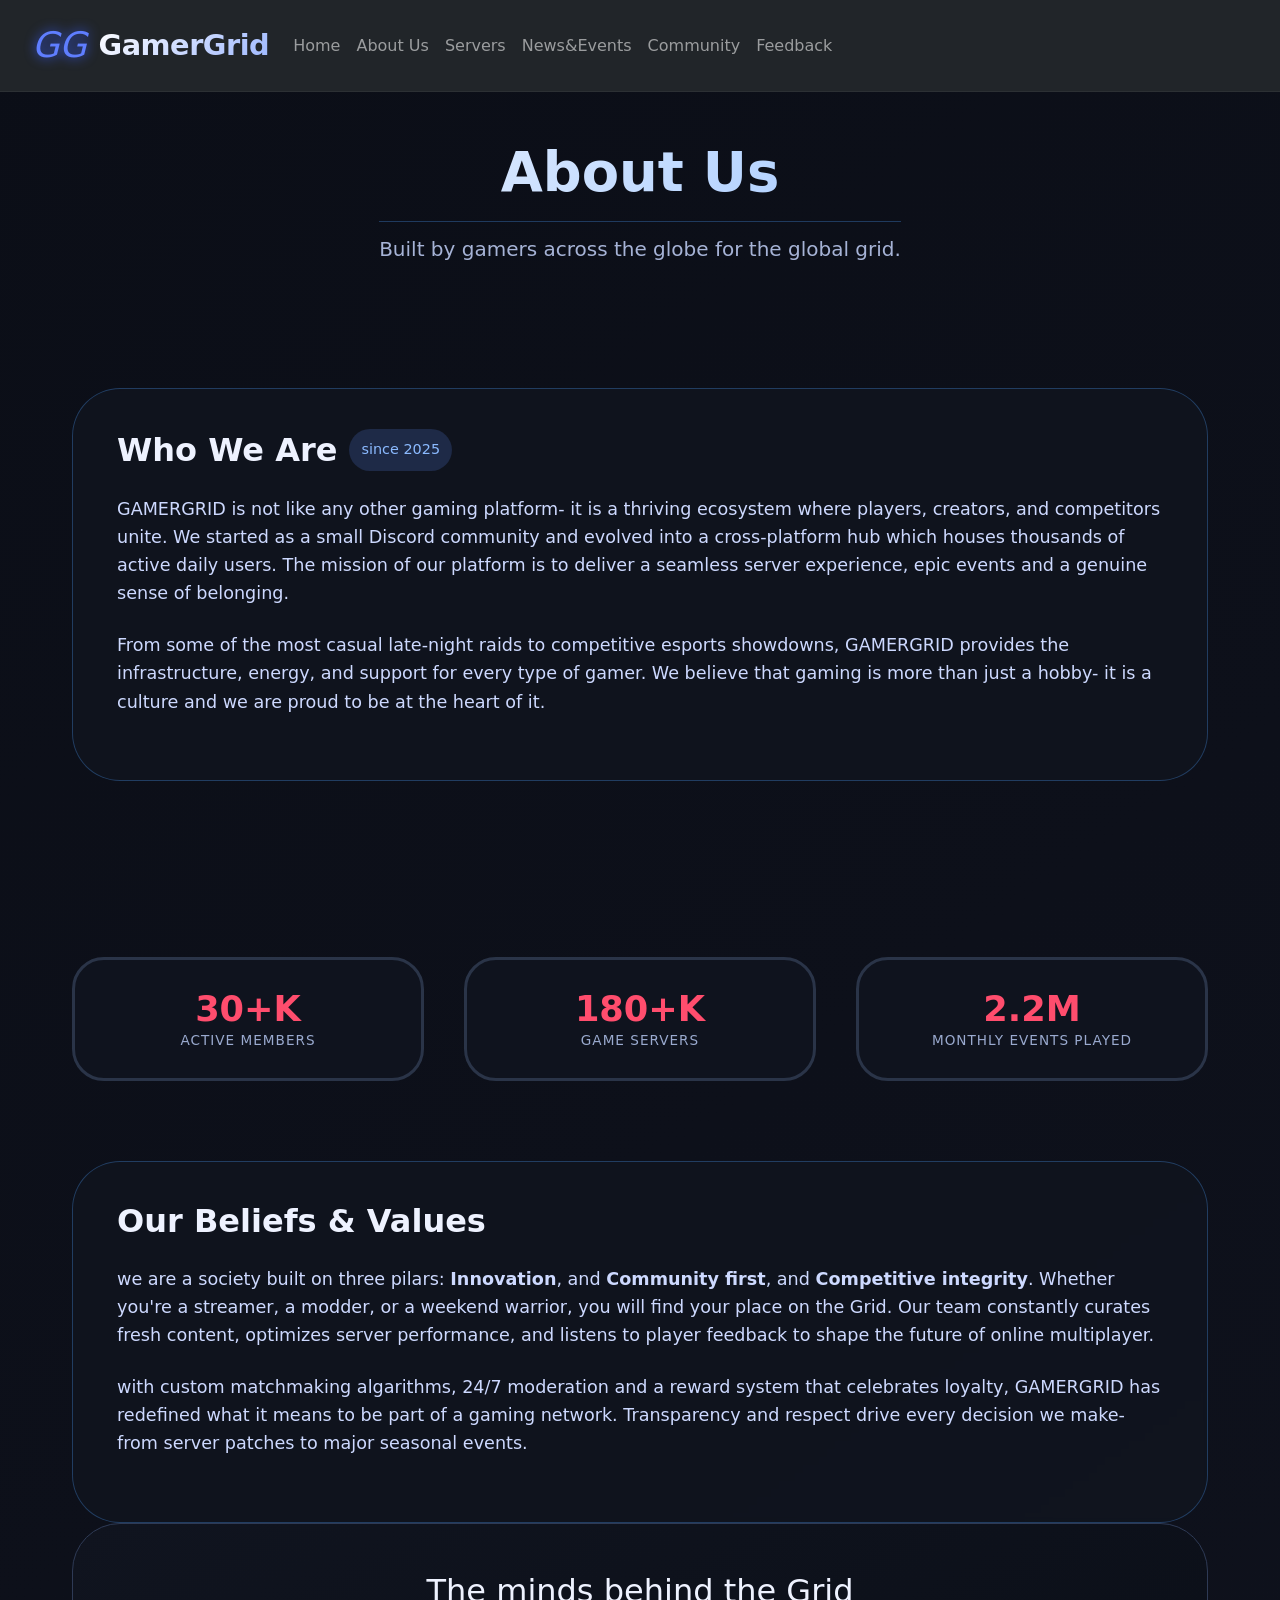
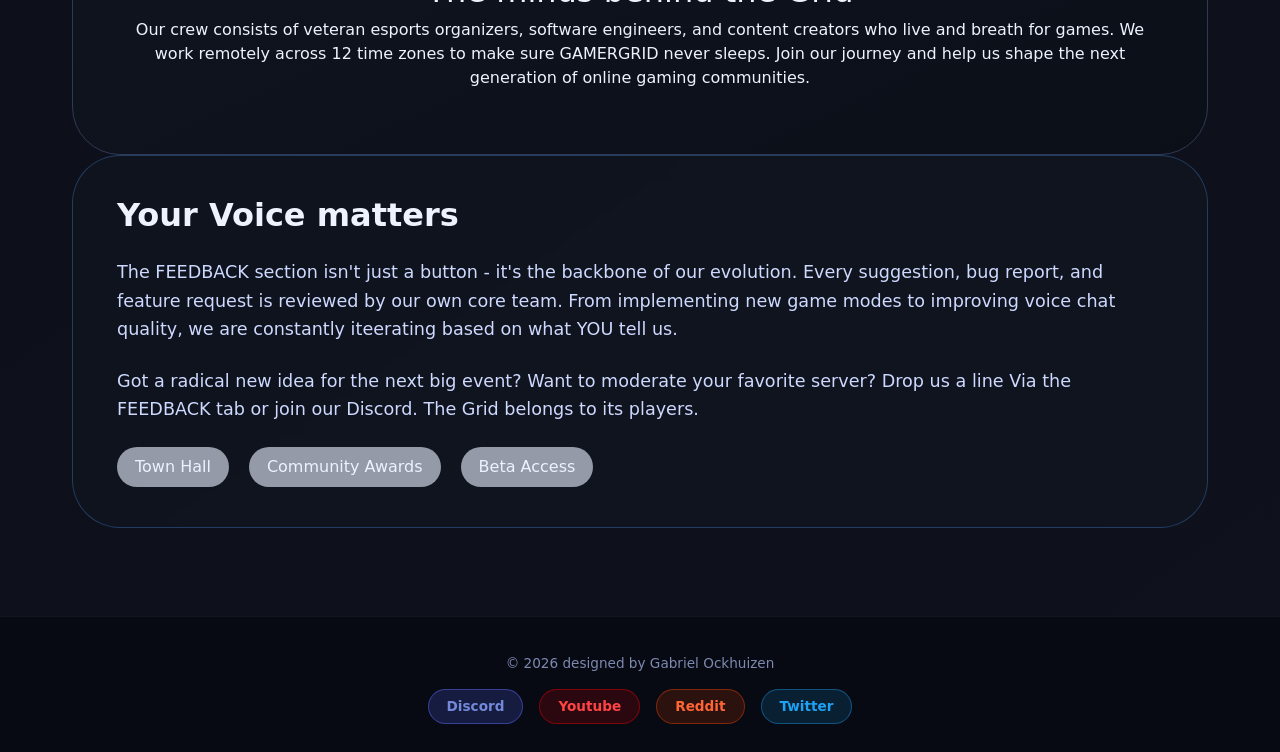
<file: about us.html>
<!DOCTYPE html>
<html lang="en">
<head>
    <meta charset="UTF-8">
    <meta name="viewport" content="width=device-width, initial-scale=1.0">
    <title>About Us</title>

    
    <link href="https://cdn.jsdelivr.net/npm/bootstrap@5.3.0/dist/css/bootstrap.min.css" rel="stylesheet">
    <link rel="stylesheet" href="styles.css">
    <style>
        .about{
            flex: 1;
            padding: 64px 0 80px;
        }

        .about-hero{
            text-align: center;
            margin-bottom: 60px;
        }

        .about-hero h1{
            font-size: 3.4rem;
            font-weight: 800;
            background: linear-gradient(125deg, #ffffff, #8bbaff);
            -webkit-background-clip: text;
            background-clip: text;
            color: transparent;
            margin-bottom: 16px;
            letter-spacing: normal;
        }

        .about-hero .tagline {
            font-size: 1.25rem;
            color:#a6b3d6;
            max-width: 650px;
            margin: 0 auto;
            border-top: 1px solid rgba(78, 159, 255, 0.3);
            display: inline-block;
            padding-top: 12px;
        }

         .about-grid {
            display: flex;
            flex-direction: column;
            gap: 64px;
         }

         .story-card {
            background: rgba(18, 22, 32, 0.7);
            backdrop-filter: blur(2px);
            border-radius: 48px;
            padding: 40px 44px;
            border: 1px solid rgba(78, 159, 255, 0.3);
            transition: all 0.25s;
            box-shadow: rgba(0, 0, 0, 0.4);
         }

         .story-card:hover{
            border-color: rgba(78, 159, 255, 0.6);
            background: rgba(22, 27, 40, 0.8);
         }

        .story-card h2{
            font-size: 2rem;
            font-weight: 700;
            margin-bottom: 24px;
            display: flex;
            align-items: center;
            gap: 12px;
        }

        .story-card h2 span {
            background: #1e2a47;
            padding: 12px;
            border-radius: 40px;
            font-size: 0.9rem;
            font-weight: 500;
            color: #8bbaff;
        }

        .story-card p{
            font-size: 1.1rem;
            color: #cdd9ff;
            margin-bottom: 24px;
            line-height: 1.6;
        }

        .highlight-stats {
            display: flex;
            flex-wrap: wrap;
            gap: 40px;
            margin-top: 32px;
            justify-content: space-between;
        }

        .stat-item {
            background: #0f131e;
            border-radius: 32px;
            padding: 28px;
            text-align: center;
            flex: 1;
            min-width: 120px;
            border: solid #2a3448;
        }

        .stat-number {
            font-size: 2.2rem;
            font-weight: 800;
            color: #ff4d6d;
            line-height: 1.2;
        }

        .stat-label {
            font-size: 0.85rem;
            text-transform: uppercase;
            letter-spacing: 1px;
            color: #9aaacf;
        }

        .team-spirit {
            background: linear-gradient(155deg, #10141f, #0b0f18);
            border-radius: 48px;
            padding: 48px 44px;
            text-align: center;
            border: 1px solid #2e3a55;
        }
        .team-spirit h3 {
            font-size: 1.9rem;
            margin-bottom: 16px;
        }

        .bottom-outline {
            display: inline-block;
            margin-top: 24px;
            padding: 32px;
            background: transparent;
            border: 2px solid #4e9fff;
            border-radius: 40px;
            font-weight: 700;
            color: #4e9fff;
            text-decoration: none;
            transition: 0.2s;
        }

        .button-outline:hover {
            background: #4e9fff;
            color: #0a0c12;
            box-shadow: 0 5px 12px rgba(78, 159, 255, 0.3);
        }

    </style>
       
</head>
<body>
    <header>
        <nav class="navbar navbar-expand-lg navbar-dark bg-dark">
            <div class="container">
                <div class="logo-area">
                    <i class="fas fa-gamepad logo-icon">GG</i>
                    <span class="logo-text">GamerGrid</span>
                </div>

                <a class="navbar-brand" href="index.html"></a>

                <buttton class="navbar-toggler" type="button" data-bs-toggle="collapse" data-bs-target="#navbarNav">
                    <span class="navbar-toggler-icon"></span>
                </buttton>

                <div class="collapse navbar-collapse" id="navbarNav">
                    <ul class="navbar-nav">
                        <li class="navbar-nav">
                            <a class="nav-link" href="index.html">Home</a>
                        </li>

                        <li class="navbar-nav">
                            <a class="nav-link" href="about us.html">About Us</a>
                        </li>

                        <li class="navbar-nav">
                            <a class="nav-link" href="servers.html">Servers</a>
                        </li>

                        <li class="navbar-nav">
                            <a class="nav-link" href="news&events.html">News&Events</a>
                        </li>

                        <li class="navbar-nav">
                            <a class="nav-link" href="community.html">Community</a>
                        </li>

                        <li class="navbar-nav">
                            <a class="nav-link" href="feedback.html">Feedback</a>
                        </li>
                    </ul>
                </div>

            </div>
        </nav>
    </header>
  <main>
    <div class="main-content">
    <main class="about-main">
        <div class="container">

            <div class="about-hero">
                <h1>About Us</h1>
                <div class="tagline">Built by gamers across the globe for the global grid.</div>
            </div>
        </div>

        <div class="about gamer-grid">

            <div class="story-card">
                <h2>Who We Are <span>since 2025</span></h2>
                <p>GAMERGRID is not like any other gaming platform- it is a thriving ecosystem where players,
                   creators, and competitors unite.
                   We started as a small Discord community and evolved into a cross-platform hub which houses
                   thousands of active daily users.
                   The mission of our platform is  to deliver a seamless server experience,
                   epic events and a genuine sense of belonging.
                </p>
                
                <p>From some of the most casual late-night raids to competitive esports showdowns,
                   GAMERGRID provides the infrastructure,
                   energy, and support for every type of gamer.
                   We believe that gaming is more than just a hobby- it is a culture
                   and we are proud to be at the heart of it.
                </p>
                </p>
            </div>
        </div>

        <div class="about gamer-grid">
            <div class="highlight-stats">
                <div class="stat-item">
                    <div class="stat-number">30+K</div>
                    <div class="stat-label">Active members</div>
                </div>
                 <div class="stat-item">
                    <div class="stat-number">180+K</div>
                    <div class="stat-label">Game servers</div>
                </div>
                 <div class="stat-item">
                    <div class="stat-number">2.2M</div>
                    <div class="stat-label">Monthly events played</div>
                </div>
            </div>
        </div>

        <div class="story-card">
            <h2>Our Beliefs & Values</h2>
            <p>we are a society built on three pilars:
                <strong class="highlight">Innovation</strong>, and
                <strong class="highlight">Community first</strong>, and
                <strong class="highlight">Competitive integrity</strong>.
                Whether you're a streamer, a modder, or a weekend warrior, you will find your place on the Grid.
                Our team constantly curates fresh content, optimizes server performance, and listens to player
                feedback to shape the future of online multiplayer.
            </p>
            <p>with custom matchmaking algarithms, 24/7 moderation and a reward system that celebrates loyalty,
               GAMERGRID has redefined what it means to be part of a gaming network.
               Transparency and respect drive every decision we make-from server patches to major seasonal events.
            </p>
        </div>

        <div class="team-spirit">
            <h2>The minds behind the Grid</h2>
            <p>Our crew consists of veteran esports organizers,
               software engineers, and content creators who live and breath for games.
               We work remotely across 12 time zones to make sure GAMERGRID never sleeps.
               Join our journey and help us shape the next generation of online gaming communities. 
            </p>
        </div>

        <div class="story-card">
            <h2>Your Voice matters</h2>
            <p>The FEEDBACK section isn't just a button - it's the backbone of our evolution.
               Every suggestion, bug report, and feature request is reviewed by our own core team.
               From implementing new game modes to improving voice chat quality,
               we are constantly iteerating based on what YOU tell us.
            </p>
            <p>Got a radical new idea for the next big event? Want to moderate your favorite server?
               Drop us a line Via the FEEDBACK tab or join our Discord. The Grid belongs to its players.
            </p>

            <div style="display: flex; gap: 20px; flex-wrap: wrap; margin-top: 10px;">
                <span style="background: #949aa8; padding: 8px 18px; border-radius: 40px;">Town Hall</span>
                <span style="background: #949aa8; padding: 8px 18px; border-radius: 40px;">Community Awards</span>
                <span style="background: #949aa8; padding: 8px 18px; border-radius: 40px;">Beta Access</span>
            </div>
        </div>
    </main>
    </div>
  </main>

    <footer>
         <div class="footer-content">
            <p>&copy; 2026 designed by Gabriel Ockhuizen</p>
            <div class="footer-socials">
                <a href="https://discord.com" target="_blank" class="social-link discord">Discord</a>
                <a href="https://discord.com" target="_blank" class="social-link youtube">Youtube</a>
                <a href="https://discord.com" target="_blank" class="social-link reddit">Reddit</a>
                <a href="https://discord.com" target="_blank" class="social-link twitter">Twitter</a>
            </div>
        </div>
    </footer>
     <script src="https://cdn.jsdelivr.net/npm/@popperjs/core@2.11.6/dist/umd/popper.min.js"></script>
    <script src="https://cdn.jsdelivr.net/npm/bootstrap@5.3.0/dist/js/bootstrap.min.js"></script> 
</body>
</html>
</file>
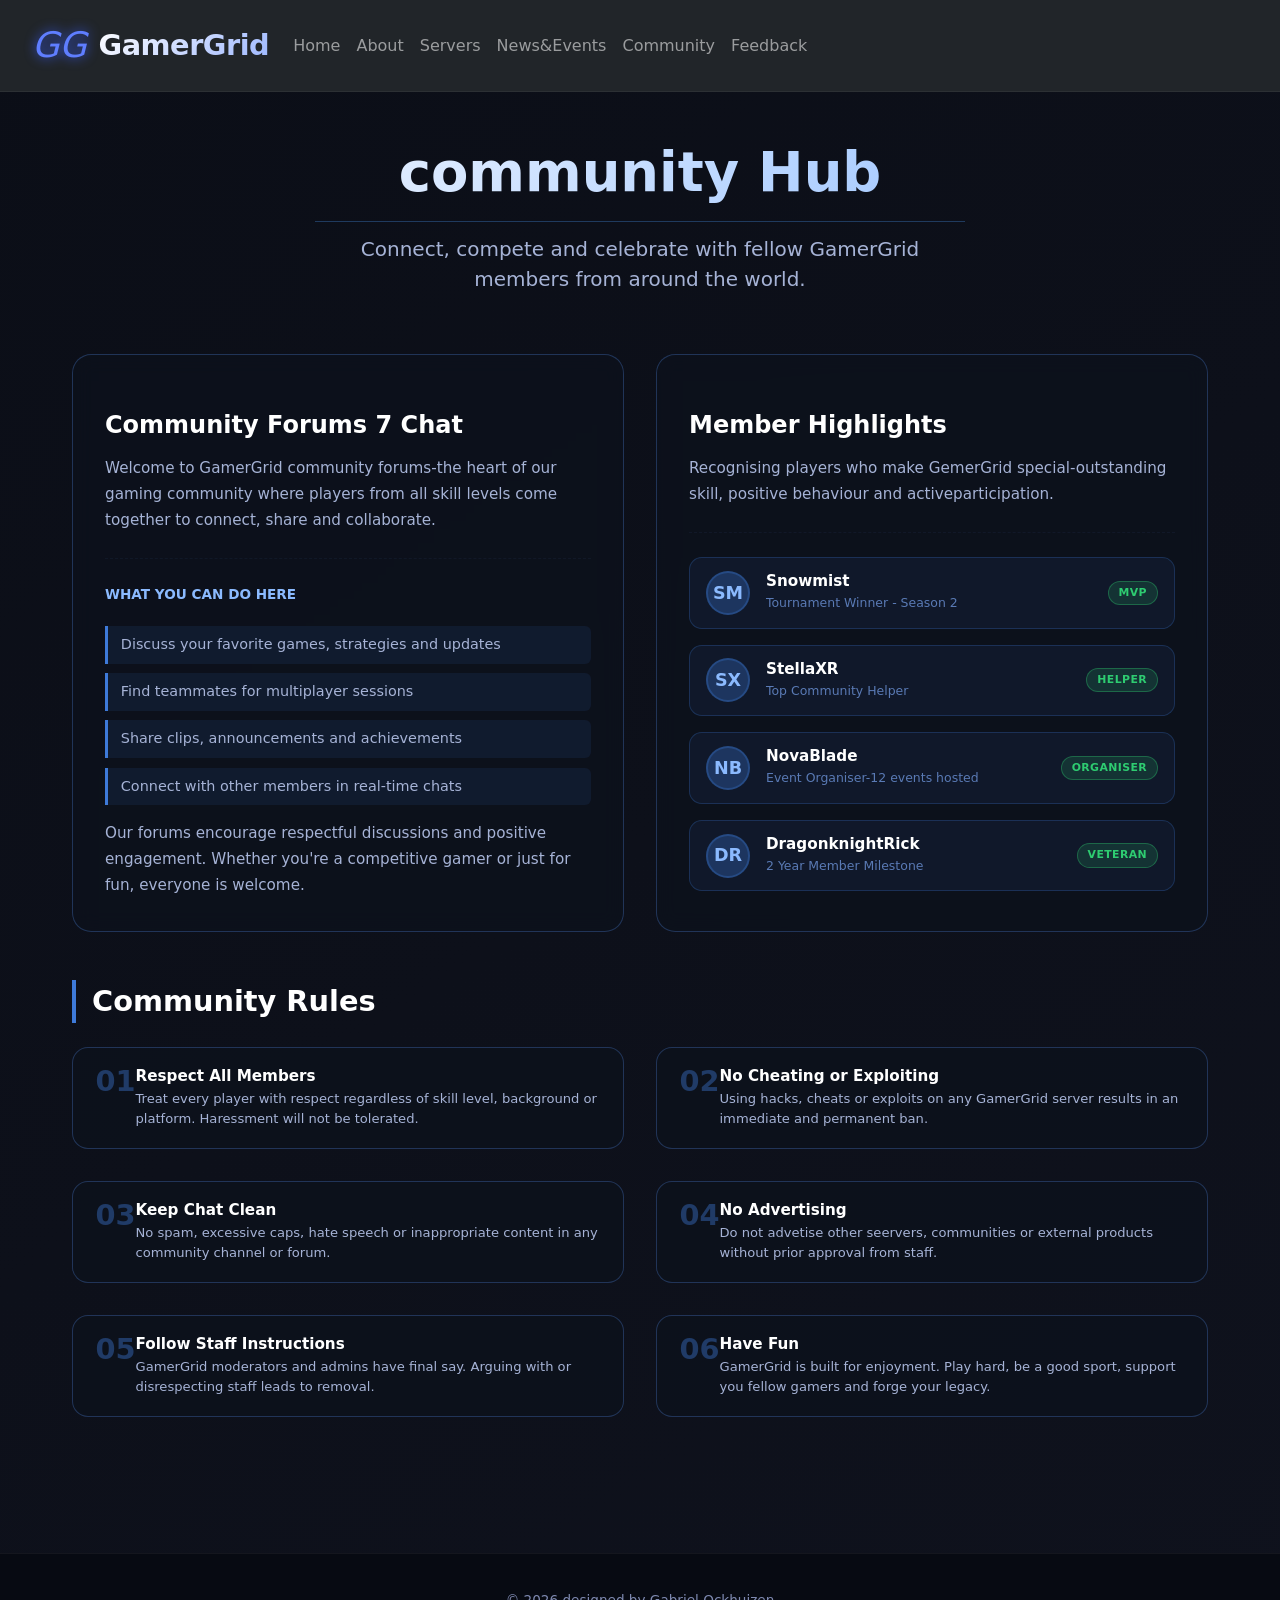
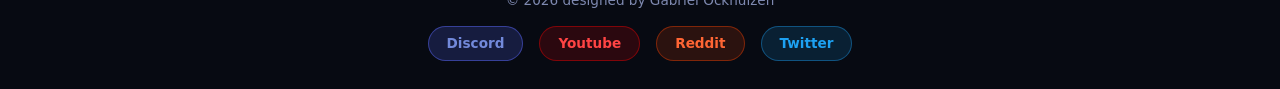
<file: community.html>
<!DOCTYPE html>
<html lang="en">
<head>
    <meta charset="UTF-8">
    <meta name="viewport" content="width=device-width, initial-scale=1.0">
    <title>Community</title>

    <link href="https://cdn.jsdelivr.net/npm/bootstrap@5.3.0/dist/css/bootstrap.min.css" rel="stylesheet">
    <link rel="stylesheet" href="styles.css">



      <style>
         h1 {
            font-size: 3.4rem;
            font-weight: 800;
            background: linear-gradient(125deg, #ffffff, #8bbaff);
            -webkit-background-clip: text;
            background-clip: text;
            color: transparent;
            margin-bottom: 16px;
            letter-spacing: normal;
         }

         .page-headline {
            text-align: center;
            margin-bottom: 60px;
         }

         .page-headline p {
            font-size: 1.25rem;
            color: #a6b3d6;
            max-width: 650px;
            margin: 0 auto;
            border-top: 1px solid rgba(78, 159, 255, 0.3);
            display: inline-block;
            padding-top: 12px;
         }

         .section-label {
            font-size: 1.8rem;
            font-weight: 700;
            color: #ffffff;
            margin-bottom: 1.5rem;
            padding-left: 1rem;
            border-left: 4px solid #3e7ad9;
         }

         .two-column {
            display: grid;
            grid-template-columns: 1fr 1fr;
            gap: 2rem;
            margin-bottom: 3rem;
         }

         .community-card {
            background: rgba(12, 18, 28, 0.75);
            backdrop-filter: blur(10px);
            border-radius: 1.2rem;
            border: 1px solid rgba(72, 120, 200, 0.35);
            padding: 2rem;
            transition: transform 0.25s ease, box-shadow 0.25s;
            display: flex;
            flex-direction: column;
            gap: 1rem;
         }

         .community-card:hover {
            transform: translateY(-6px);
            border-color: rgba(100, 160, 255, 0.7);
            box-shadow: 0 25px 35px -12px rgba(0, 30, 70, 0.6);
         }

         .card-icon {
            font-size: 2.5rem;
            margin-bottom: 0.5rem;
         }

         .community-card h2 {
            font-size: 1.5rem;
            font-weight: 700;
            color: #ffffff;
            text-align: left;
            margin: 0;
         }

         .community-card p {
            font-size: 0.95rem;
            color: #a6b3d6;
            line-height: 1.7;
            margin: 0;
         }

         .community-card ul {
            list-style: none;
            padding: 0;
            margin: 0;
            display: flex;
            flex-direction: column;
            gap: 0.6rem;
         }

         .community-card ul li {
            font-size: 0.9rem;
            color: #a6b3d6;
            padding: 0.5rem 0.8rem;
            background: rgba(62, 122, 217, 0.1);
            border-left: 3px solid #3e7ad9;
            border-radius: 0 6px 6px 0;
         }

         .card-divider {
            border: none;
            border-top: 1px dashed rgba(100, 148, 237, 0.25);
            margin: 0.5rem 0;
         }

         .highlight-card {
            background: rgba(62, 122, 217, 0.08);
            border: 1px solid rgba(62, 122,217, 0.25);
            border-radius: 0.8rem;
            padding: 0.8rem 1rem;
            display: flex;
            align-items: center;
            gap: 1rem;
         }

         .member-avatar {
            width: 44px;
            height: 44px;
            border-radius: 50%;
            background: rgba(62, 122, 217, 0.3);
            border: 2px solid rgba(62, 122, 217, 0.3);
            display: flex;
            align-items: center;
            justify-content: center;
            font-size: 1.1rem;
            font-weight: 800;
            color: #8bbaff;
            flex-shrink: 0;
         }

         .member-info h4 {
            font-size: 0.95rem;
            font-weight: 700;
            color: #ffffff;
            margin: 0 0 2px 0;
         }

         .member-info p {
            font-size: 0.78rem;
            color: #5a7ab5;
            margin: 0;
         }

         .member-badge {
            margin-left: auto;
            background:rgba(46, 204, 113, 0.15);
            border: 1px solid rgba(46, 204, 113, 0.35);
            color: #2ecc71;
            font-size: 0.68rem;
            font-weight: 700;
            padding: 3px 10px;
            border-radius: 20px;
            text-transform: uppercase;
            letter-spacing: 0.4px;
            flex-shrink: 0;
         }

         .rules-grid {
            display: grid;
            grid-template-columns: 1fr 1fr;
            gap: 2rem;
            margin-bottom: 3rem;
         }

         .rule-item {
             background: rgba(12, 18, 28, 0.75);
            border: 1px solid rgba(72, 120, 200, 0.35);
            border-radius: 1rem;
            padding: 1.2rem 1.4rem;
            display: flex;
            align-items: flex-start;
            transition: transform 0.2s ease;
         }

         .rule-item:hover {
            transform: translateY(-4px);
            border-color: rgba(100, 160, 255, 0.6);
         }

         .rule-number {
            font-size: 1.8rem;
            font-weight: 800;
            color: rgba(62, 122, 217, 0.4);
            line-height: 1;
            flex-shrink: 0;
            min-width: 36px;
         }

         .rule-text h4 {
            font-size: 0.95rem;
            font-weight: 700;
            color: #ffffff;
            margin: 0 0 4px 0;
         }

         .rule-text p {
            font-size: 0.82rem;
            color: #a6b3d6;
            margin: 0;
            line-height: 1.5;
         }

        
      </style>
</head>
<body>
    <header>
    <nav class="navbar navbar-expand-lg navbar-dark bg-dark"> 

        <div class="container"> 
            <div class="logo-area">
               <i class="fas fa-gamepad logo-icon">GG</i>
               <span class="logo-text">GamerGrid</span>
            </div>

            <a class="navbar-brand" href="index.html"></a> 

            <button class="navbar-toggler" type="button" data-bs-toggle="collapse" data-bs-target="#navbarNav"> 

                <span class="navbar-toggler-icon"></span> 

            </button> 

            <div class="collapse navbar-collapse" id="navbarNav"> 

                <ul class="navbar-nav"> 

                    <li class="nav-item"> 

                        <a class="nav-link" href="index.html">Home</a> 

                    </li> 

                    <li class="nav-item"> 

                        <a class="nav-link" href="about us.html">About</a> 

                    </li> 

                    <li class="nav-item"> 

                        <a class="nav-link" href="servers.html">Servers</a> 

                    </li> 

                    
                    <li class="nav-item"> 

                        <a class="nav-link" href="news&events.html">News&Events</a> 

                    </li> 

                    <li class="nav-item">

                        <a class="nav-link" href="community.html">Community</a>
                        
                    </li>

                    
                    <li class="nav-item"> 

                        <a class="nav-link" href="feedback.html">Feedback</a> 

                    </li> 


                </ul> 

            </div> 

        </div> 

      </nav>  
        
    </nav>
    </header>

    <main>
        <div class="main-content">
            <div class="page-headline">
                <h1>community Hub</h1>
                <p>Connect, compete and celebrate with fellow GamerGrid members from around the world.</p>
            </div>
            <div class="two-column">
               <div class="community-card">
                <div class="card-icon"></div>
                <h2>Community Forums 7 Chat</h2>
                <p>
                    Welcome to GamerGrid community forums-the heart of our gaming community
                    where players from all skill levels come together to connect, share and collaborate.
                </p>
                <hr class="card-divider">
                <p style="font-size: 0.85rem; font-weight: 700; color: #8bbaff; margin-bottom: 0.25rem">WHAT YOU CAN DO HERE</p>
                <ul>
                    <li>Discuss your favorite games, strategies and updates</li>
                    <li>Find teammates for multiplayer sessions</li>
                    <li>Share clips, announcements and achievements</li>
                    <li>Connect with other members in real-time chats</li>
                </ul>
                <p>Our forums encourage respectful discussions and positive engagement.
                   Whether you're a competitive gamer or just for fun, everyone is welcome.
                </p>
               </div>

               <div class="community-card">
                <div class="card-icon"></div>
                    <h2>Member Highlights</h2>
                    <P>
                        Recognising players who make GemerGrid special-outstanding skill, 
                        positive behaviour and activeparticipation.
                    </P>
                    <hr class="card-divider">
                    <div class="highlight-card">
                        <div class="member-avatar">SM</div>
                        <div class="member-info">
                            <h4>Snowmist</h4>
                            <p>Tournament Winner - Season 2</p>
                        </div>
                        <span class="member-badge">MVP</span>
                    </div>

                    <div class="highlight-card">
                        <div class="member-avatar">SX</div>
                        <div class="member-info">
                        <h4>StellaXR</h4>
                        <p>Top Community Helper</p>
                    </div>
                    <span class="member-badge">Helper</span>
                </div>

                <div class="highlight-card">
                    <div class="member-avatar">NB</div>
                    <div class="member-info">
                        <h4>NovaBlade</h4>
                        <p>Event Organiser-12 events hosted</p>
                    </div>
                    <span class="member-badge">Organiser</span>
                </div>

                <div class="highlight-card">
                    <div class="member-avatar">DR</div>
                    <div class="member-info">
                        <h4>DragonknightRick</h4>
                        <p>2 Year Member Milestone</p>
                    </div>
                    <span class="member-badge">Veteran</span>
                </div>
               </div>
            </div>
        

            <div class="section-label">Community Rules</div>
            <div class="rules-grid">

                <div class="rule-item">
                    <div class="rule-number">01</div>
                    <div class="rule-text">
                        <h4>Respect All Members</h4>
                        <p>Treat every player with respect regardless of skill level, background or platform. Haressment will not be tolerated.</p>
                    </div>
                </div>

            
                    <div class="rule-item">
                        <div class="rule-number">02</div>
                        <div class="rule-text">
                            <h4>No Cheating or Exploiting</h4>
                            <p>Using hacks, cheats or exploits on any GamerGrid server results in an immediate and permanent ban.</p>
                        </div>
                    </div>
            

                    <div class="rule-item">
                        <div class="rule-number">03</div>
                        <div class="rule-text">
                            <h4>Keep Chat Clean</h4>
                            <p>No spam, excessive caps, hate speech or inappropriate content in any community channel or forum.</p>
                        </div>
                    </div>

                    <div class="rule-item">
                        <div class="rule-number">04</div>
                        <div class="rule-text">
                            <h4>No Advertising</h4>
                            <p>Do not advetise other seervers, communities or external products without prior approval from staff.</p>
                        </div>
                    </div>

                    <div class="rule-item">
                        <div class="rule-number">05</div>
                        <div class="rule-text">
                            <h4>Follow Staff Instructions</h4>
                            <p>GamerGrid moderators and admins have final say. Arguing with or disrespecting staff leads to removal.</p>
                        </div>
                    </div>

                    <div class="rule-item">
                        <div class="rule-number">06</div>
                        <div class="rule-text">
                            <h4>Have Fun</h4>
                            <p>GamerGrid is built for enjoyment. Play hard, be a good sport, support you fellow gamers and forge your legacy.</p>
                        </div>
                    </div>
                </div>
            </div>
        </div>
    </main>

    
    


    <footer>
         <div class="footer-content">
            <p>&copy; 2026 designed by Gabriel Ockhuizen</p>
            <div class="footer-socials">
                <a href="https://discord.com" target="_blank" class="social-link discord">Discord</a>
                <a href="https://discord.com" target="_blank" class="social-link youtube">Youtube</a>
                <a href="https://discord.com" target="_blank" class="social-link reddit">Reddit</a>
                <a href="https://discord.com" target="_blank" class="social-link twitter">Twitter</a>
            </div>
        </div>
    </footer>

    
     <script src="https://cdn.jsdelivr.net/npm/@popperjs/core@2.11.6/dist/umd/popper.min.js"></script>
    <script src="https://cdn.jsdelivr.net/npm/bootstrap@5.3.0/dist/js/bootstrap.min.js"></script> 
</body>
</html>
</file>
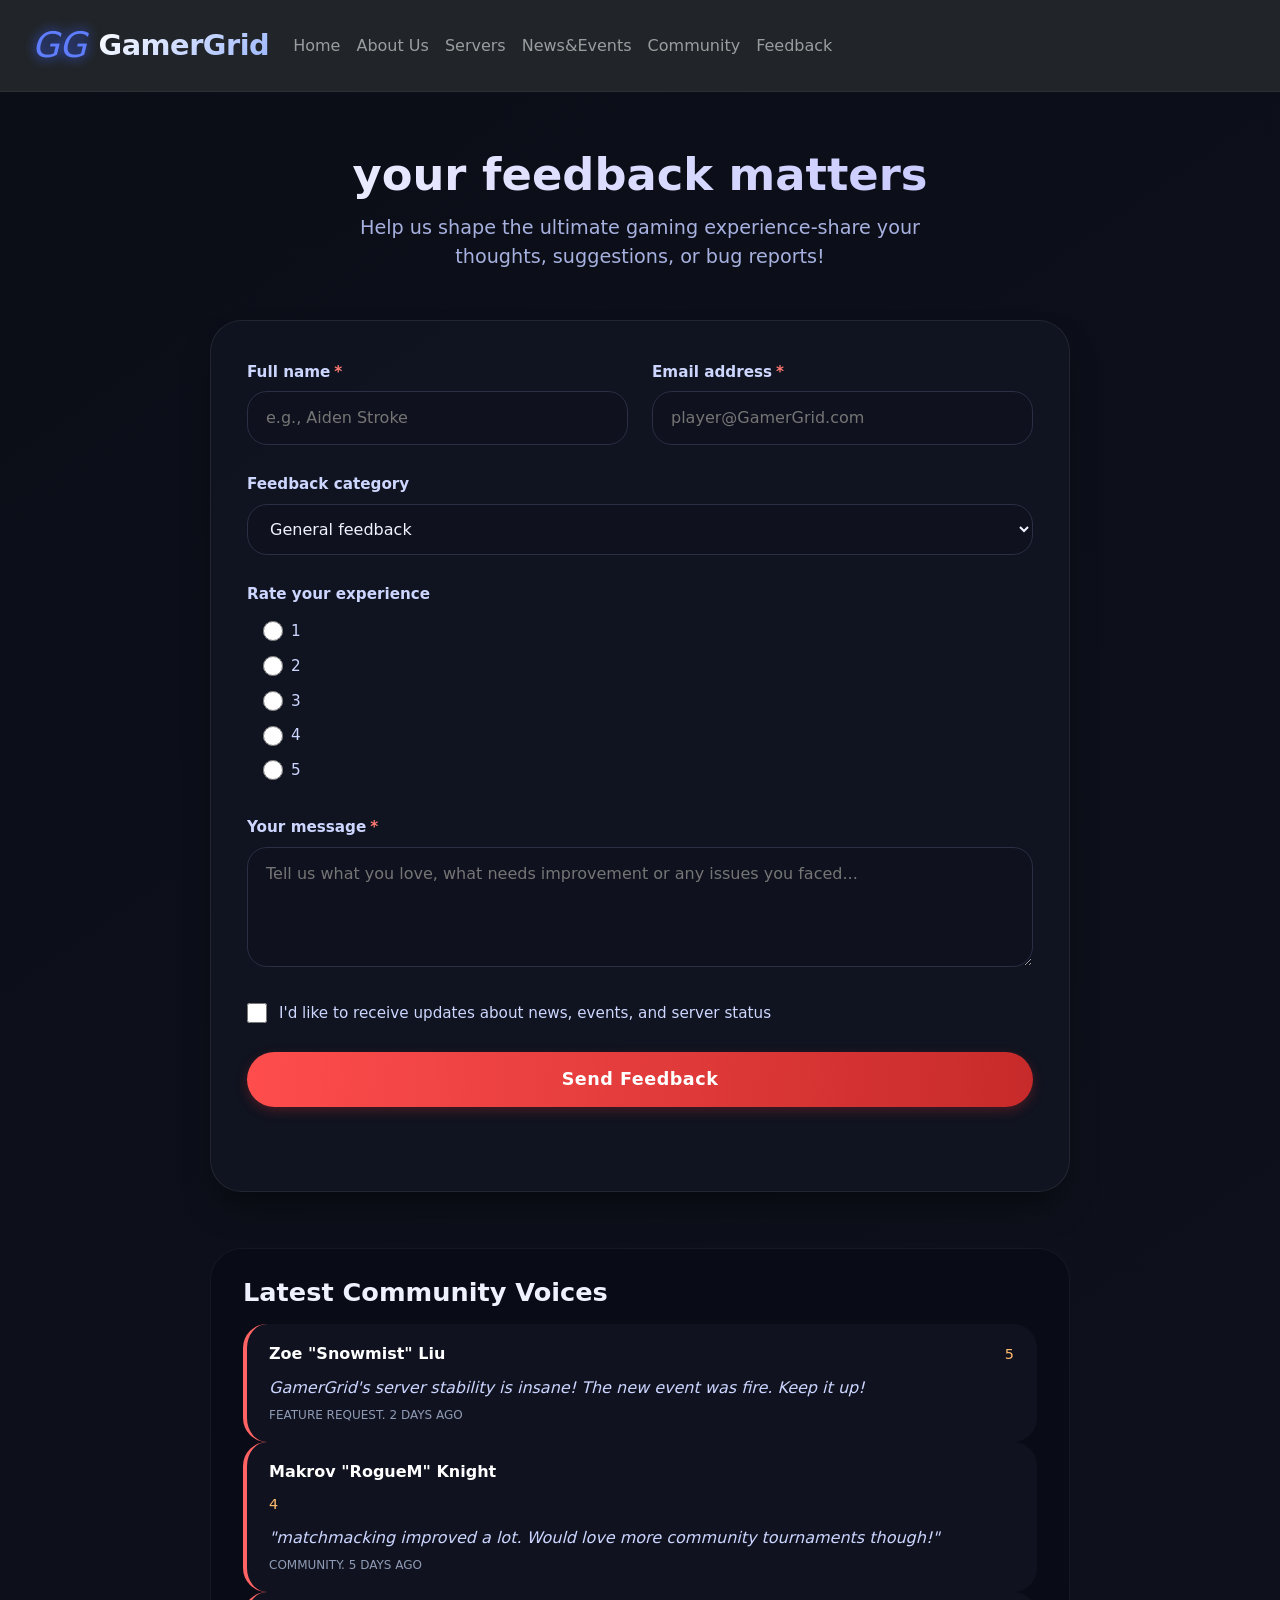
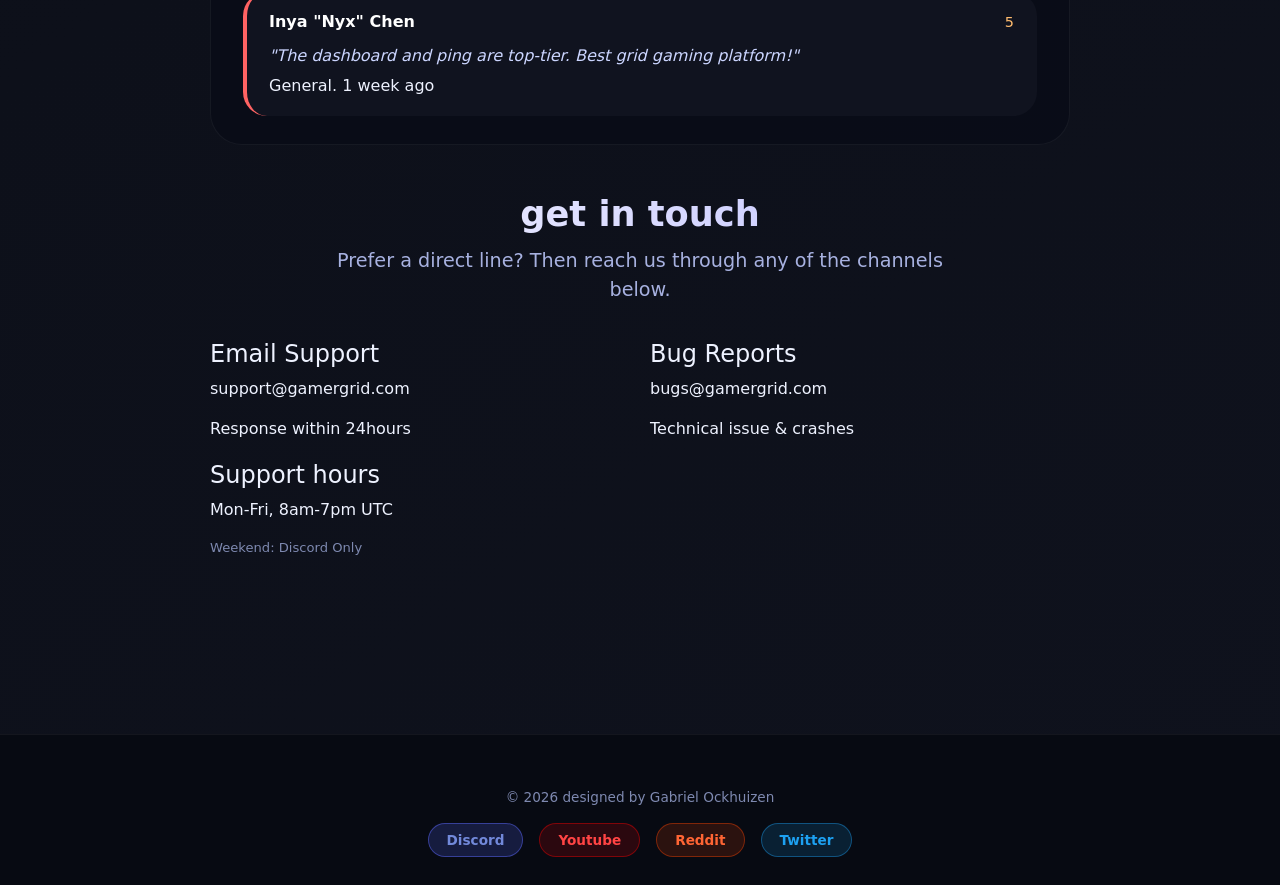
<file: feedback.html>
<!DOCTYPE html>
<html lang="en">
<head>
  <meta charset="UTF-8">
  <meta name="viewport" content="width=device-width, initial-scale=1.0">
  <title>Feedback</title>
   
  <link href="https://cdn.jsdelivr.net/npm/bootstrap@5.3.0/dist/css/bootstrap.min.css" rel="stylesheet">
  <link rel="stylesheet" href="styles.css">
  


   <style>
    * {
      margin: 0;
      padding: 0;
      box-sizing: border-box;
    }

    body {
      background: linear-gradient(145deg, #0b0e17 0%, #0f121d 100%);
      font-family: 'Inter', system-ui, -apple-system, 'Segoe UI', Roboto, 'Helvetica Neue', sans-serif;
      color: #eef2ff;
      line-height: 1.5;
      min-height: 100vh;
      display: flex;
      flex-direction: column;
    }

    
    .container {
      max-width: 1280px;
      margin: 0 auto;
      padding: 0 32px;
    }

    
    .site-header {
      padding: 20px 0 16px;
      border-bottom: 1px solid rgba(255, 255, 255, 0.08);
      background: rgba(8, 13, 27, 0.7);
      backdrop-filter: blur(8px);
      position: sticky;
      top: 0;
      z-index: 10;
    }

    .navbar {
      display: flex;
      align-items: center;
      justify-content: space-between;
      flex-wrap: wrap;
      gap: 20px;
    }


    .nav-links {
      display: flex;
      flex-wrap: wrap;
      gap: 28px;
      list-style: none;
    }

    .nav-links a {
      text-decoration: none;
      font-weight: 500;
      color: #cfd9ff;
      transition: all 0.2s ease;
      font-size: 1rem;
      letter-spacing: 0.2px;
    }

    .nav-links a:hover {
      color: #ff6b6b;
      text-shadow: 0 0 4px rgba(255, 107, 107, 0.4);
    }

    .main-content {
      flex: 1;
      padding: 56px 0 80px;
    }

    .feedback-header {
      text-align: center;
      margin-bottom: 48px;
    }

    .feedback-header h1 {
      font-size: 2.8rem;
      font-weight: 700;
      background: linear-gradient(to right, #f9f9ff, #bbbdff);
      -webkit-background-clip: text;
      background-clip: text;
      color: transparent;
      margin-bottom: 12px;
    }

    .feedback-header p {
      font-size: 1.2rem;
      color: #a7b1e0;
      max-width: 620px;
      margin: 0 auto;
    }

    .feedback-card {
      background: rgba(18, 22, 35, 0.75);
      backdrop-filter: blur(2px);
      border-radius: 2rem;
      border: 1px solid rgba(255, 255, 255, 0.08);
      padding: 40px 36px;
      max-width: 860px;
      margin: 0 auto 56px auto;
      box-shadow: 0 20px 35px -12px rgba(0, 0, 0, 0.5);
      transition: transform 0.2s;
    }

    .form-group {
      margin-bottom: 28px;
    }

    label {
      display: block;
      font-weight: 600;
      margin-bottom: 8px;
      font-size: 0.95rem;
      color: #cdd6ff;
    }

    label .required {
      color: #ff7b72;
      margin-left: 4px;
    }

    input, select, textarea {
      width: 100%;
      padding: 14px 18px;
      background: #0f121e;
      border: 1.5px solid #2a2f45;
      border-radius: 20px;
      font-size: 1rem;
      color: #f0f3ff;
      transition: all 0.2s;
      font-family: inherit;
    }

    input:focus, select:focus, textarea:focus {
      outline: none;
      border-color: #ff6b6b;
      box-shadow: 0 0 0 3px rgba(255, 107, 107, 0.2);
      background: #13172a;
    }

    textarea {
      resize: vertical;
      min-height: 120px;
    }

    .rating-group {
      display: flex;
      gap: 20px;
      flex-wrap: wrap;
      align-items: center;
      background: #0c0f1a;
      padding: 12px 16px;
      border-radius: 60px;
      border: 1px solid #2a2f45;
    }

    .rating-option {
      display: flex;
      align-items: center;
      gap: 8px;
      background: transparent;
      padding: 6px 16px;
      border-radius: 40px;
      transition: 0.1s;
      cursor: pointer;
    }

    .rating-option input {
      width: 20px;
      height: 20px;
      accent-color: #ff5e5e;
      margin: 0;
      transform: scale(1);
    }

    .rating-option label {
      margin: 0;
      font-weight: 500;
      cursor: pointer;
    }

    .row-2cols {
      display: flex;
      gap: 24px;
      flex-wrap: wrap;
    }

    .row-2cols .form-group {
      flex: 1;
      min-width: 180px;
    }

    .checkbox-group {
      display: flex;
      align-items: center;
      gap: 12px;
      flex-wrap: wrap;
    }

    .checkbox-group input {
      width: 20px;
      height: 20px;
      margin: 0;
      accent-color: #ff5e5e;
    }

    .checkbox-group label {
      margin: 0;
      font-weight: normal;
    }

    .submit-btn {
      background: linear-gradient(95deg, #ff4d4d, #c72a2a);
      border: none;
      padding: 14px 28px;
      font-size: 1.1rem;
      font-weight: 700;
      border-radius: 44px;
      color: white;
      cursor: pointer;
      transition: 0.2s;
      width: 100%;
      box-shadow: 0 4px 12px rgba(199, 42, 42, 0.3);
      letter-spacing: 0.5px;
    }

    .submit-btn:hover {
      background: linear-gradient(95deg, #ff6767, #e03a3a);
      transform: scale(0.98);
      box-shadow: 0 6px 14px rgba(255, 77, 77, 0.4);
    }

    
    .form-feedback-msg {
      margin-top: 20px;
      text-align: center;
      font-weight: 500;
      padding: 12px;
      border-radius: 60px;
      transition: 0.2s;
    }

    .success-msg {
      background: rgba(46, 184, 104, 0.2);
      border: 1px solid #2eb868;
      color: #b3ffcf;
    }

    .error-msg {
      background: rgba(255, 80, 80, 0.15);
      border: 1px solid #ff6b6b;
      color: #ffb7b7;
    }

    
    .community-feedback-preview {
      max-width: 860px;
      margin: 0 auto;
      background: rgba(8, 11, 22, 0.6);
      border-radius: 2rem;
      padding: 28px 32px;
      border: 1px solid rgba(255, 255, 255, 0.05);
    }

    .community-feedback-preview h3 {
      font-size: 1.6rem;
      font-weight: 600;
      margin-bottom: 16px;
      display: flex;
      align-items: center;
      gap: 12px;
    }

    .testimonial-list {
      display: flex;
      flex-direction: column;
      gap: 20px;
    }

    .testimonial-item {
      background: #10131f;
      border-radius: 1.5rem;
      padding: 18px 22px;
      border-left: 4px solid #ff6363;
    }

    .testimonial-header {
      display: flex;
      justify-content: space-between;
      align-items: baseline;
      flex-wrap: wrap;
      margin-bottom: 8px;
    }

    .testimonial-name {
      font-weight: 700;
      color: #ffffff;
    }

    .testimonial-rating {
      color: #ffbc6e;
      font-size: 0.9rem;
      letter-spacing: 1px;
    }

    .testimonial-text {
      color: #cbd5ff;
      margin: 10px 0 6px;
      font-style: italic;
    }

    .testimonial-category {
      font-size: 0.75rem;
      color: #8f9bb5;
      text-transform: uppercase;
    }

    .site-footer {
      background: #070a12;
      border-top: 1px solid rgba(255, 255, 255, 0.05);
      padding: 36px 0 28px;
      margin-top: 40px;
    }

    .footer-grid {
      display: flex;
      justify-content: space-between;
      flex-wrap: wrap;
      gap: 30px;
      align-items: center;
    }

    .footer-copyright {
      color: #7e89b0;
      font-size: 0.85rem;
    }

    .footer-links {
      display: flex;
      gap: 28px;
    }

    .footer-links a {
      color: #a9b3df;
      text-decoration: none;
      font-size: 0.85rem;
      transition: color 0.2s;
    }

    .footer-links a:hover {
      color: #ff7a7a;
    }

    .social-icons span {
      margin-right: 12px;
      font-size: 0.85rem;
      color: #9aa3cc;
    }

  </style>


  
    
</head>

<body>
  <header>
    <nav class="navbar navbar-expand-lg navbar-dark bg-dark">
      <div class="container">
        <div class="logo-area">
          <i class="fas fa-gamepad logo-icon">GG</i>
          <span class="logo-text">GamerGrid</span>
        </div>
        <a class="navbar-brand" href="index.html"></a>

        <button class="navbar-toggler" type="button" data-bs-toggle="collapse" data-bs-target="#navbarNav">
          <span class="navbar-toggler-icon"></span>
        </button>

        <div class="collapse navbar-collapse" id="navbarNav">
          <ul class="navbar-nav">
            <li class="nav-item">
              <a class="nav-link" href="index.html">Home</a>
            </li>

            <li class="nav-item">
              <a class="nav-link" href="about us.html">About Us</a>
            </li>

            <li class="nav-item">
              <a class="nav-link" href="servers.html">Servers</a>
            </li>

            <li class="nav-item">
              <a class="nav-link" href="news&events.html">News&Events</a>
            </li>

            <li class="nav-item">
              <a class="nav-link" href="community.html">Community</a>
            </li>

            <li class="nav-item">
              <a class="nav-link" href="feedback.html">Feedback</a>
            </li>
          </ul>
        </div>
      </div>
    </nav>
  </header>

  <main>

  <main class="main-content">
    <div class="container">
      <div class="feedback-header">
        <h1>your feedback matters</h1>
        <p>Help us shape the ultimate gaming experience-share your thoughts, suggestions, or bug reports!</p>
      </div>

      <div class="feedback-card">
        <form id="feedbackForm">
          <div class="row-2cols">
            <div class="form-group">
              <label>Full name<span class="required">*</span></label>
              <input type="text" id="fullName" placeholder="e.g., Aiden Stroke" required>
            </div>
            <div class="form-group">
              <label>Email address<span class="required">*</span></label>
              <input type="email" id="email" placeholder="player@GamerGrid.com" required>
            </div>
          </div>
          <div class="form-group">
            <label>Feedback category</label>
            <select id="category">
              <option value="General">General feedback</option>
              <option value="Bug Report">Bug report</option>
              <option value="Feature Request">Feature request</option>
              <option value="Server Issue">Server / performance</option>
              <option value="Community">Community & events</option>
            </select>
          </div>

          <div class="form-group">
            <label>Rate your experience</label>
            <div class="rating group" id="ratingGroup">
              <div class="rating-option">
                <input type="radio" name="rating" value="1" id="rate1"><label for="rate1">1</label>
              </div>

              <div class="rating-option">
                <input type="radio" name="rating" value="2" id="rate2"><label for="rate2">2</label>
              </div>

               <div class="rating-option">
                <input type="radio" name="rating" value="3" id="rate3"><label for="rate2">3</label>
              </div>

               <div class="rating-option">
                <input type="radio" name="rating" value="4" id="rate4"><label for="rate2">4</label>
              </div>

              <div class="rating-option">
                <input type="radio" name="rating" value="5" id="rate5"><label for="rate5">5</label>
              </div>
            </div>
          </div>

          <div class="form-group">
            <label>Your message<span class="required">*</span></label>
        
          <textarea id="message" placeholder="Tell us what you love, what needs improvement or any issues you faced..."></textarea>
          </div>

          <div class="form-group">
            <div class="checkbox-group">
              <input type="checkbox" id="newsletter">
              <label for="newsletter">I'd like to receive updates about news, events, and server status</label>
            </div>
          </div>

          <button type="submit" class="submit-btn">Send Feedback</button>
          <div id="formStatus" class="form-feedback-msg"></div>

        </form>
    </div>

    <div class="community-feedback-preview">
      <h3>Latest Community Voices</h3>
      <div class="testimonial-list" id="recentFeedbackList">
        <div class="testimonial-item">
          <div class="testimonial-header">
            <span class="testimonial-name">Zoe "Snowmist" Liu</span>
            <span class="testimonial-rating">5</span>
          </div>
          <div class="testimonial-text">GamerGrid's server stability is insane! The new event was fire. Keep it up!</div>
          <div class="testimonial-category">Feature Request. 2 days ago</div>
        </div>
      </div>
    

    <div class="testimonial-item">
      <div class="testimonial-header">
        <span class="testimonial-name">Makrov "RogueM" Knight</span>
      </div>
      <span class="testimonial-rating">4</span>
      <div class="testimonial-text">"matchmacking improved a lot. Would love more community tournaments though!"</div>
      <div class="testimonial-category">Community. 5 days ago</div>
    </div>

    <div class="testimonial-item">
      <div class="testimonial-header">
        <span class="testimonial-name">Inya "Nyx" Chen</span>
        <span class="testimonial-rating">5</span>
      </div>
    <div class="testimonial-text">"The dashboard and ping are top-tier. Best grid gaming platform!"</div>
    <div class="testimonial category">General. 1 week ago</div>
    </div>
    </div>
    
  </div>
  <p style="font-size: 0.8rem; text-align: right; margin-top: 14px; color: #8890b5;"></p>
</div>
</div>

<section class="contact-section" style="max-width: 860px; margin: 48px auto 0; padding: 0 0 56px;">

  <div class="feedback-header" style="margin-bottom: 36px;">
    <h1 style="font-size: 2.2rem">get in touch</h1>
    <p>Prefer a direct line? Then reach us through any of  the channels below.</p>
  </div>

  <div style="display: grid; grid-template-columns: 1fr 1fr; gap: 20px; margin-bottom: 24px;" class="contact-grid">
    <div class="contact-card">
      <div class="contact-icon"></div>
      <div class="contact-info">
        <h4>Email Support</h4>
        <p>support@gamergrid.com</p>
        <span>Response within 24hours</span>
      </div>
    </div>

    <div class="contact-card">
      <div class="contact-icon"></div>
      <div class="contact-info">
        <h4>Bug Reports</h4>
        <p>bugs@gamergrid.com</p>
        <span>Technical issue &amp; crashes</span>
      </div>
    </div>


  <div class="hours-info">
    <h4>Support hours</h4>
    <p><span class="status-dot"></span>Mon-Fri, 8am-7pm UTC</p>
    <p style="margin-top: 4px; font-size: 0.82rem; color: #7e89b0">Weekend: Discord Only</p>
  </div>
</div>

</section>

  </main>


<footer style="margin-top: auto; background: #070a12; border-top: 1px solid rgba(255, 255, 255, 0.05); padding: 36px 0 28px;">
  <p style="text-align: center; color: #7e89b0; font-size: 0.85rem;">
     <div class="footer-content">
            <p>&copy; 2026 designed by Gabriel Ockhuizen</p>
            <div class="footer-socials">
                <a href="https://discord.com" target="_blank" class="social-link discord">Discord</a>
                <a href="https://discord.com" target="_blank" class="social-link youtube">Youtube</a>
                <a href="https://discord.com" target="_blank" class="social-link reddit">Reddit</a>
                <a href="https://discord.com" target="_blank" class="social-link twitter">Twitter</a>
            </div>
        </div>
</footer>

</body>
</html>
</file>
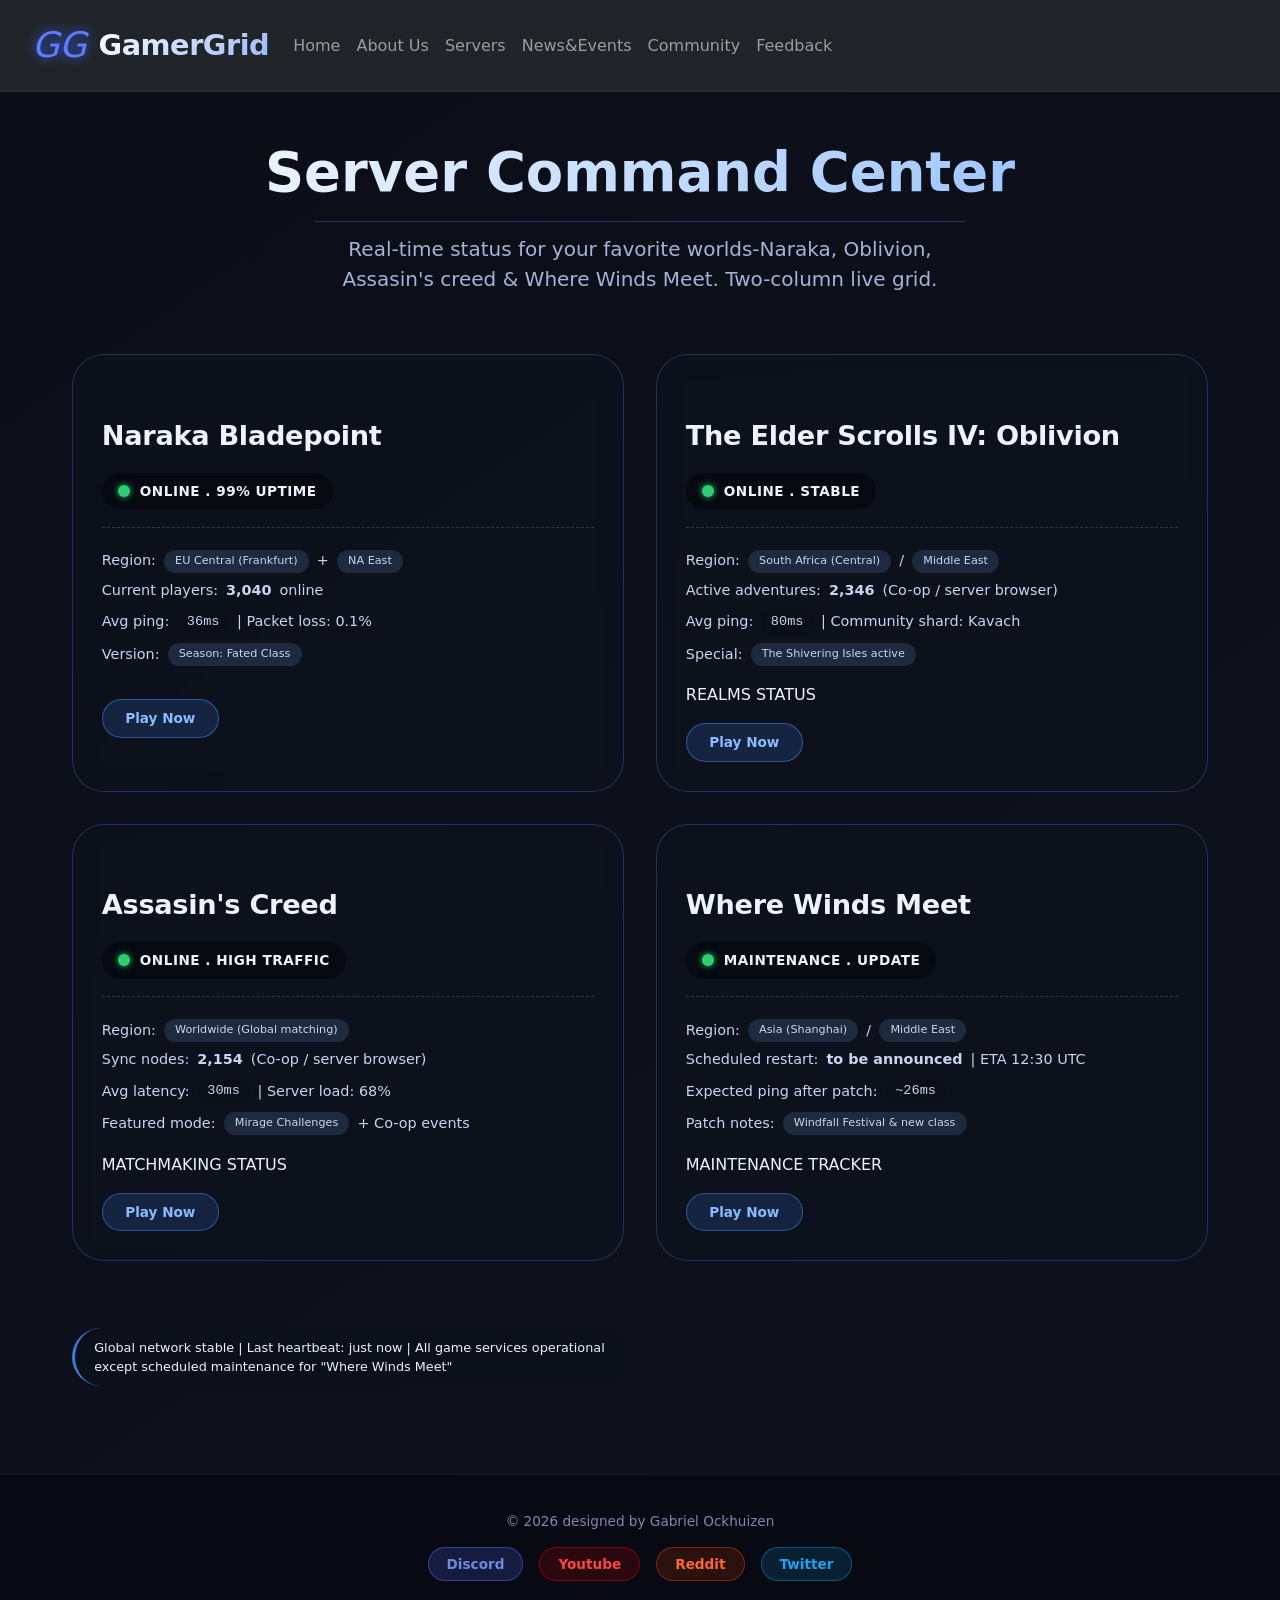
<file: servers.html>
<!DOCTYPE html>
<html lang="en">
<head>
    <meta charset="UTF-8">
    <meta name="viewport" content="width=device-width, initial-scale=1.0">
    <title>Servers</title>

    <link href="https://cdn.jsdelivr.net/npm/bootstrap@5.3.0/dist/css/bootstrap.min.css" rel="stylesheet">
    <link rel="stylesheet" href="styles.css">

    <style>
      .page-headline {
        text-align: center; 
        margin-bottom: 60px;
      }
      .page-headline p {
         font-size: 1.25rem;
            color:#a6b3d6;
            max-width: 650px;
            margin: 0 auto;
            border-top: 1px solid rgba(78, 159, 255, 0.3);
            display: inline-block;
            padding-top: 12px;
          }
      
      h1 {
         font-size: 3.4rem;
            font-weight: 800;
            background: linear-gradient(125deg, #ffffff, #8bbaff);
            -webkit-background-clip: text;
            background-clip: text;
            color: transparent;
            margin-bottom: 16px;
            letter-spacing: normal;
      }
      .servers-grid {
        display: grid;
        grid-template-columns: 1fr 1fr;
        gap: 2rem;
        margin-top: 1.2rem;
      }

      .server-card {
        background: rgba(12, 18, 28, 0.75);
        backdrop-filter: blur(10px);
        border-radius: 2rem;
        border: 1px solid rgba(72, 120, 200, 0.35);
        padding: 1.8rem;
        transition: transform 0.25s ease, box-shadow 0.25s;
      }

      .server-card:hover {
        transform: translateY(-6px);
        border-color: rgba(100, 160, 255, 0.7);
        box-shadow: 0 25px 35px -12px rgba(0, 30, 70, 0.6);
      }

      .game-icon {
        font-size: 3rem;
        margin-bottom: 0.75rem;
        display: inline-block;
      }

      .game-title {
        font-size: 1.7rem;
        font-weight: 700;
        margin: 02rem 0 0.8rem;
        letter-spacing: -0.3px;
      }

      .server-status {
        display: flex;
        align-items: center;
        gap: 10px;
        margin: 1rem 0 0.9rem;
        background: rgba(0, 0, 0, 0.4);
        padding: 0.5rem 1rem;
        border-radius: 60px;
        width: fit-content;
      }

      .status-dot {
        width: 12px;
        height: 12px;
        border-radius: 50%;
        background-color: #2ecc71;
        box-shadow: 0 0 6px #2ecc71;
      }

      .status-dot-offline {
        background-color: #e74c3c;
        box-shadow: 0 0 5px #e74c3c;
      }

      .status-dot.maintenance {
        background-color: #f39c12;
        box-shadow: 0 0 5px #f39c12;
      }

      .status-text {
        font-weight: 600;
        font-size: 0.85rem;
        text-transform: uppercase;
        letter-spacing: 0.5px;
      }

      .server-details {
        margin: 1.1rem 0;
        font-size: 0.9rem;
        color: #cbd5f0;
        border-top: 1px dashed rgba(100, 148, 237, 0.3);
        padding-top: 0.9rem;
      }

      .server-details p {
        margin: 0.45rem 0;
        display: flex;
        align-items: center;
        gap: 8px;
        flex-wrap: wrap;
      }

      .region-badge {
        background: #1e2a3e;
        padding: 0.2rem 0.7rem;
        border-radius: 30px;
        font-size: 0.7rem;
        font-weight: 500;
      }

      .ping-info {
        font-family: monospace;
        font-size: 0.85rem;
        background: #0b0f17;
        padding: 0.2rem 0.6rem;
        border-radius: 20px;
      }

      .global-status-badge {
        background: #0b111f60;
        backdrop-filter: blur(4px);
        border-radius: 40px;
        padding: 0.6rem 1.2rem;
        font-size: 0.8rem;
        border-left: 3px solid #3e7ad9;
        display: inline-flex;
        align-items: center;
        gap: 0.6rem;
      }

      .card-btn {
        display: inline-block;
        margin-top: 1rem;
        padding: 0.5rem 1.4rem;
        background: rgba(62, 122, 217, 0.2);
        border: 1px solid rgba(62, 122, 217, 0.6);
        border-radius: 30px;
        color: #8bbaff;
        font-size: 0.85rem;
        font-weight: 600;
        text-decoration: none;
        transition: background 0.2s ease;
      }

      .card-btn:hover {
        background: rgba(62, 122, 217, 0.45);
        color: #ffffff;
      }

    </style>
</head>
<body>
   <header>
        <nav class="navbar navbar-expand-lg navbar-dark bg-dark">
            <div class="container">
                <div class="logo-area">
                    <i class="fas fa-gamepad logo-icon">GG</i>
                    <span class="logo-text">GamerGrid</span>
                </div>

                <a class="navbar-brand" href="index.html"></a>

                <buttton class="navbar-toggler" type="button" data-bs-toggle="collapse" data-bs-target="#navbarNav">
                    <span class="navbar-toggler-icon"></span>
                </buttton>

                <div class="collapse navbar-collapse" id="navbarNav">
                    <ul class="navbar-nav">
                        <li class="navbar-nav">
                            <a class="nav-link" href="index.html">Home</a>
                        </li>

                        <li class="navbar-nav">
                            <a class="nav-link" href="about us.html">About Us</a>
                        </li>

                        <li class="navbar-nav">
                          <a class="nav-link" href="servers.html">Servers</a>
                        </li>

                        <li class="navbar-nav">
                            <a class="nav-link" href="news&events.html">News&Events</a>
                        </li>

                        <li class="navbar-nav">
                            <a class="nav-link" href="community.html">Community</a>
                        </li>

                        <li class="navbar-nav">
                            <a class="nav-link" href="feedback.html">Feedback</a>
                        </li>
                    </ul>
                </div>
            </div>
        </nav>
    </header>

    <main>
      <div class="main-content">
        <div class="page-headline">
          <h1>Server Command Center</h1>
          <p>Real-time status for your favorite worlds-Naraka, Oblivion, Assasin's creed & Where Winds Meet. Two-column live grid.</p>
        </div>

        <div class="servers-grid">
          <div class="server-card">
            <div class="game-title">Naraka Bladepoint</div>
            <div class="server-status">
             <div class="status-dot"></div>
             <span class="status-text">ONLINE . 99% UPTIME</span>
            </div>
            <div class="server-details">
              <p>Region: <span class="region-badge">EU Central (Frankfurt)</span> + <span class="region-badge">NA East</span></p>
              <p>Current players: <strong class="dynamic-players" id="narakaPlayers">3,040</strong>online</p>
              <p>Avg ping: <span class="ping-info" id="narakaPing">36ms</span> | Packet loss: 0.1%</p>
              <p>Version: <span class="region-badge">Season: Fated Class</span></p>
            </div>
            <a href="https://www.narakathegame.com" target="_blank" class="card-btn">Play Now</a>
          </div>



            <div class="server-card">
              <div class="game-title">The Elder Scrolls IV: Oblivion</div>
              <div class="server-status">
                <div class="status-dot"></div>
                <span class="status-text">ONLINE . STABLE</span>
              </div>
              <div class="server-details">
                <p>Region: <span class="region-badge">South Africa (Central)</span> / <span class="region-badge">Middle East</span></p>
                <p>Active adventures: <strong class="dynamic-players" id="oblivionPlayers">2,346</strong> (Co-op / server browser)</p>
                <p>Avg ping: <span class="ping-info" id="oblivionPing">80ms</span> | Community shard: Kavach</p>
                <p>Special: <span class="region-badge">The Shivering Isles active</span></p>
              </div>
              <div class="action-btn"><span>REALMS STATUS</span></div>
              <a href="https://store.steampowered.com/app/900883/The_Elder_Scrolls_IV_Oblivion_Remastered/" target="_blank" class="card-btn">Play Now</a>
            </div>
              
            
            


            <div class="server-card">
              <div class="game-title">Assasin's Creed</div>
              <div class="server-status">
                <div class="status-dot"></div>
                <span class="status-text">ONLINE . HIGH TRAFFIC</span>
              </div>
               <div class="server-details">
                <p>Region: <span class="region-badge">Worldwide (Global matching)</span></p>
                <p>Sync nodes: <strong class="dynamic-players" id="acPlayers">2,154</strong> (Co-op / server browser)</p>
                <p>Avg latency: <span class="ping-info" id="acPing">30ms</span> | Server load: 68%</p>
                <p>Featured mode: <span class="region-badge">Mirage Challenges</span> + Co-op events</p>
              </div>
              <div class="action-btn"><span>MATCHMAKING STATUS</span></div>
              <a href="https://www.ubisoft.com/en-gb/game/assasins-creed" target="_blank" class="card-btn">Play Now</a>
              
            </div>


            
            <div class="server-card">
              <div class="game-title">Where Winds Meet</div>
              <div class="server-status">
                <div class="status-dot"></div>
                <span class="status-text">MAINTENANCE . UPDATE</span>
              </div>
              <div class="server-details">
                <p>Region: <span class="region-badge">Asia (Shanghai)</span> / <span class="region-badge">Middle East</span></p>
                <p>Scheduled restart: <strong class="windsCountdown">to be announced</strong> | ETA 12:30 UTC</p>
                <p>Expected ping after patch: <span class="ping-info" id="windPing">~26ms</span></p>
                <p>Patch notes: <span class="region-badge">Windfall Festival & new class</span></p>
              </div>
              <div class="action-btn"><span>MAINTENANCE TRACKER</span></div>
              <a href="https://www.wherewindsmeetgame.com" target="_blank" class="card-btn">Play Now</a>
              
            </div>
        

          <div style="margin-top: 2.2rem;">
            <div class="global-status-badge">
              <span>Global network stable | Last heartbeat: just now | All game services operational except scheduled maintenance for "Where Winds Meet"</span>
            </div>
          </div>
       
       </div>
    
    </main>

      
    <footer>
         <div class="footer-content">
            <p>&copy; 2026 designed by Gabriel Ockhuizen</p>
            <div class="footer-socials">
                <a href="https://discord.com" target="_blank" class="social-link discord">Discord</a>
                <a href="https://discord.com" target="_blank" class="social-link youtube">Youtube</a>
                <a href="https://discord.com" target="_blank" class="social-link reddit">Reddit</a>
                <a href="https://discord.com" target="_blank" class="social-link twitter">Twitter</a>
            </div>
        </div>
    </footer>

    
     <script src="https://cdn.jsdelivr.net/npm/@popperjs/core@2.11.6/dist/umd/popper.min.js"></script>
    <script src="https://cdn.jsdelivr.net/npm/bootstrap@5.3.0/dist/js/bootstrap.min.js"></script> 
</body>
</html>
</file>
<file: styles.css>
* {
  margin: 0;
  padding: 0;
  box-sizing: border-box;
}

.logo-area {
  display: flex;
  align-items: center;
  gap: 12px;
}

.logo-icon {
  font-size: 2.2rem;
  filter: drop-shadow(0 0 6px #6c9eff);
}

.logo-text {
  font-size: 1.9rem;
  font-weight: 800;
  letter-spacing: -0.5px;
  background: linear-gradient(135deg, #ffffff, #b2ccff);
  -webkit-background-clip: text;
  background-clip: text;
  color: transparent;
}

body {
  background: linear-gradient(145deg, #0b0e17 0%, #0f121d 100%);
  font-family: 'Inter', system-ui, -apple-system, 'Segoe UI', Roboto, 'Helvetica Neue', sans-serif;
  color: #eef2ff;
  line-height: 1.5;
  min-height: 100vh;
  display: flex;
  flex-direction: column;
}

.main-content {
  max-width: 1200px;
  margin: 0 auto;
  padding: 3rem 2rem;
}

.container {
  max-width: 1280px;
  margin: 0 auto;
  padding: 0 2rem;
}
   
.navbar {
  display: flex;
  flex-wrap: wrap;
  align-items: center;
  justify-content: space-between;
  padding: 1.2rem 0;
  background: #070a12;
  border-bottom: 1px solid rgba(255, 255, 255, 0.05);
  backdrop-filter: blur(2px);
}
    
.logo-area {
  display: flex;
  align-items: center;
  gap: 12px;
}

.logo-icon {
  font-size: 2.2rem;
  color: #5f7eff;
  filter: drop-shadow(0 0 6px #3a5eff);
}

.logo-text {
  font-size: 1.8rem;
  font-weight: 800;
  letter-spacing: -0.5px;
  background: linear-gradient(135deg, #ffffff, #9bb6ff);
  background-clip: text;
  -webkit-background-clip: text;
  color: transparent;
}

.nav-links {
  display: flex;
  gap: 2rem;
  list-style: none;
  flex-wrap: wrap;
}

.nav-links a {
  text-decoration: none;
  color: #eef2ff;
  font-weight: 600;
  font-size: 1rem;
  transition: 0.2s;
  letter-spacing: 0.3px;
  padding: 6px 0;
  border-bottom: 2px solid transparent;
}

.nav-links a:hover {
  color: #7c9aff;
  border-bottom-color: #5f7eff;
}

.hero {
  display: flex;
  flex-direction: column;
  align-items: center;
  text-align: center;
  padding: 4rem 1rem 5rem;
}

.hero h1 {
  font-size: 3.8rem;
  font-weight: 800;
  background: linear-gradient(125deg, #ffffff, #b8ccff);
  background-clip: text;
  -webkit-background-clip: text;
  color: transparent;
  letter-spacing: -0.02em;
  margin-bottom: 0.5rem;
}
.hero-tagline {
  font-size: 1.5rem;
  font-weight: 500;
  color: #cbd5ff;
  margin-bottom: 2rem;
  text-shadow: 0 2px 5px rgba(0, 0, 0, 0.3);
}

.cta-button {
  background: #5f7eff;
  border: none;
  padding: 1rem 2.5rem;
  font-size: 1.2rem;
  font-weight: 700;
  font-family: inherit;
  color: white;
  border-radius: 60px;
  cursor: pointer;
  transition: 0.2s;
  box-shadow: 0 8px 18px rgba(95,126,255,0.3);
  display: inline-flex;
  align-items: center;
  gap: 12px;
}

.cta-button i {
  font-size: 1.2rem;
}

.cta-button:hover {
  background: #4569f0;
  transform: scale(1.02);
  box-shadow: 0 12px 25px rgba(95, 126, 255, 0.5);
}

.featured-section {
  padding: 3rem 0 4rem;
}

.section-title {
  font-size: 2.2rem;
  font-weight: 700;
  margin-bottom: 2rem;
  position: relative;
  display: inline-block;
}

.section-title:after {
  content: '';
  position: absolute;
  bottom: -10px;
  left: 0;
  width: 70px;
  height: 4px;
  background: linear-gradient(90deg, #5f7eff, #b56eff);
  border-radius: 4px;
}

.games-grid {
  display: grid;
  grid-template-columns: repeat(auto-fill, minmax(280px, 1fr));
  gap: 2rem;
  margin-top: 2rem;
}
    
.game-card {
  background: rgba(18, 22, 40, 0.7);
  backdrop-filter: blur(8px);
  border-radius: 10px;
  border: 1px solid rgba(95, 126, 255, 0.25);
  overflow: hidden;
  transition: transform 0.25 ease, box-shadow 0.3s;
  box-shadow: 0 20px 30px -12px rgba(0, 0, 0, 0.4);
  display: flex;
  flex-direction: column;
  height: 100%;
}

.game-card:hover {
  transform: translateY(-8px);
  border-color: #5f7eff;
  box-shadow: 0 25px 35px -12px rgba(95, 126, 255, 0.3);
}

.game-img-placeholder {
  height: 180px;
  background: linear-gradient(145deg, #1f2340, #0f122a);
  display: flex;
  align-items: center;
  justify-content: center;
  font-size: 3.5rem;
  color: #5f7eff;
  border-bottom: 1px solid rgba(95, 126, 255, 0.4);
}

.game-info {
  padding: 1.5rem 1.2rem 1.8rem;
}

.game-title {
  font-size: 1.6rem;
  font-weight: 700;
  margin-bottom: 0.5rem;
}

.game-desc {
  color: #b9c3f0;
  font-size: 0.9rem;
  margin: 0.7rem 0 1rem;
  line-height: 1.4;
}

.game-tag {
  background: rgba(95, 126, 255, 0.2);
  display: inline-block;
  padding: 4px 12px;
  border-radius: 50px;
  font-size: 0.75rem;
  font-weight: 600;
  color: #9db4ff;
}

.play-link {
  margin-top: 1rem;
  display: inline-flex;
  align-items: center;
  gap: 8px;
  color: #bbcebb;
  font-weight: 600;
  text-decoration: none;
  font-size: 0.9rem;
  transition: 0.2s;
}

footer {
  background: #070a12;
  border-top: 1px solid rgba(255, 255, 255, 0.05);
  padding: 36px 0 28px;
  margin-top: 40px;
  bottom: 0;
  width: 100%;
}

.footer-grid {
  display: flex;
  justify-content: space-between;
  flex-wrap: wrap;
  gap: 30px;
  align-items: center;
}

.footer-content {
  max-width: 1200px;
  margin: 0 auto;
  padding: 0 2rem;
  display: flex;
  flex-direction: column;
  align-items: center;
  gap: 1rem;
}

.footer-content p {
  color: #7e89b0;
  font-size: 0.85rem;
  margin: 0;
}

.footer-socials {
  display: flex;
  gap: 1rem;
  flex-wrap: wrap;
  justify-content: center;
}

.social-link {
  text-decoration: none;
  font-size: 0.85rem;
  font-weight: 600;
  padding: 6px 18px;
  border-radius: 20px;
  transition: transform 0.2s ease, box-shadow 0.2s ease;
}

.social-link:hover {
  transform: translateY(-3px);
}

.social-link.discord {
  background: rgba(88, 101, 242, 0.2);
  border: 1px solid rgba(88, 101, 242, 0.5);
  color: #7289da;
}

.social-link.discord:hover {
  background: rgba(88, 101, 242, 0.4);
  color: #ffffff;
}

.social-link.youtube {
  background: rgba(255, 0, 0, 0.15);
  border: 1px solid rgba(255, 0, 0, 0.4);
  color: #ff4444;
}

.social-link.youtube:hover {
  background: rgba(255, 0, 0, 0.3);
  color: #ffffff;
}

.social-link.reddit {
  background: rgba(255, 69, 0, 0.15);
  border: 1px solid rgba(255, 69, 0, 0.4);
  color: #ff6534;
}

.social-link.reddit:hover {
  background: rgba(255, 69, 0, 0.3);
  color: #ffffff;
}

.social-link.twitter {
  background: rgba(29, 161, 242, 0.15);
  border: 1px solid rgba(29, 161, 242, 0.4);
  color: #1da1f2;
}

.social-link.twitter:hover {
  background: rgba(29, 161, 242, 0.3);
  color: #ffffff;
}
</file>
